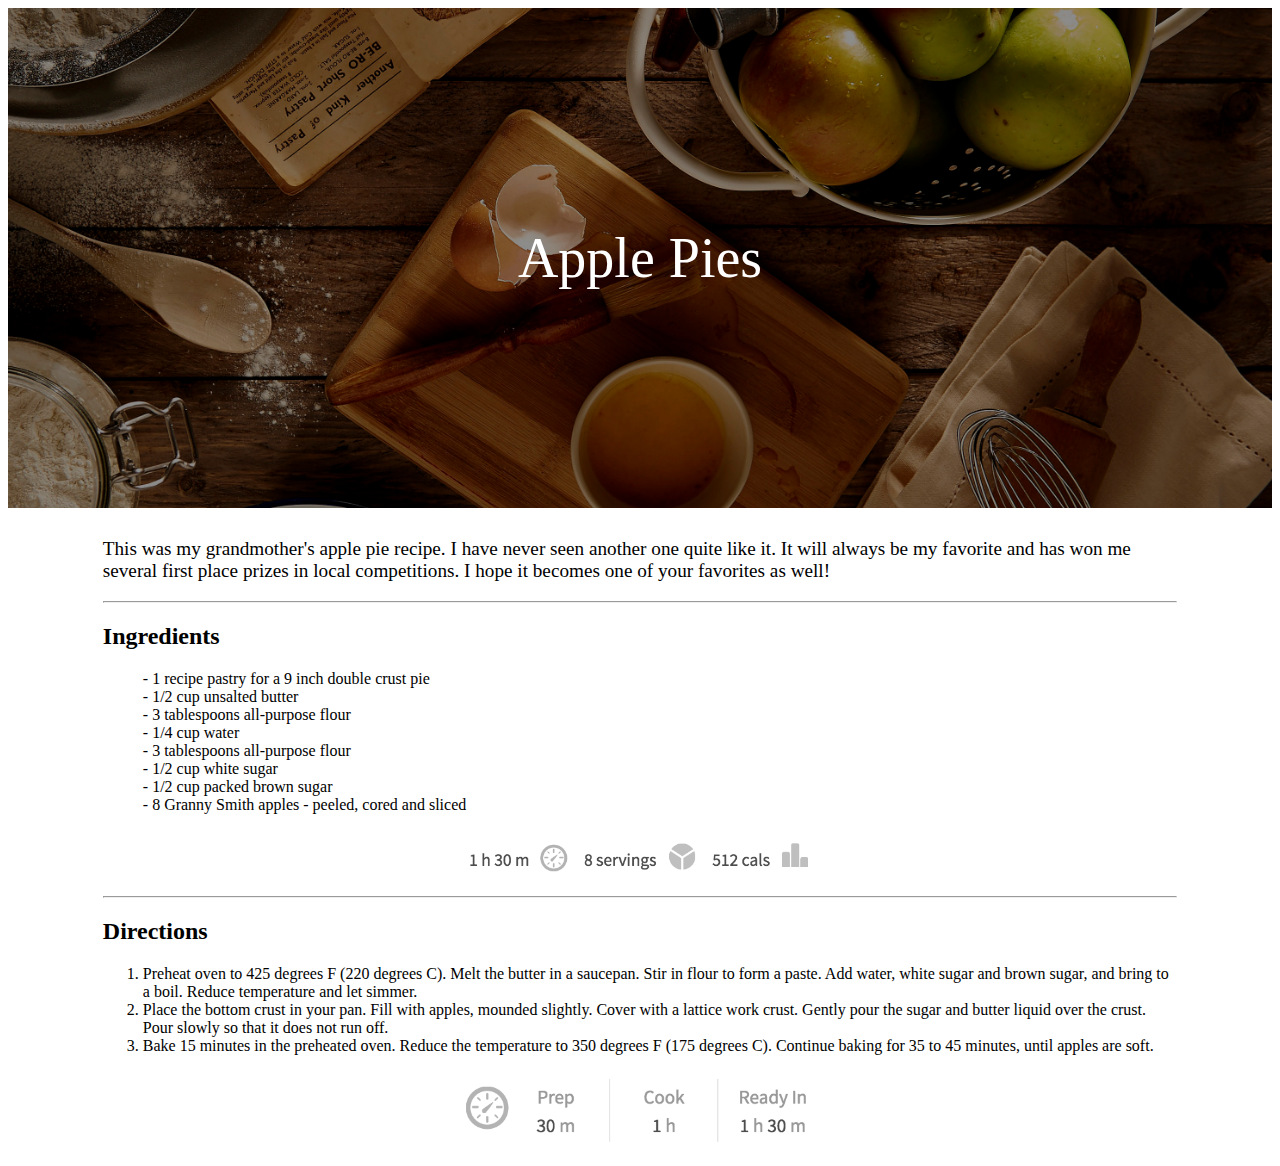
<file: apple-pie/index.html>
<!DOCTYPE html>
<html lang="en">
  <head>
    <meta charset="UTF-8" />
    <meta name="viewport" content="width=device-width, initial-scale=1.0" />
    <title>Apple Pie Recipe</title>
    <link rel="stylesheet" href="../apple-pie/style.css">
  </head>
  <body>

     <div id="apple-bg">
        <h1>  Apple Pies </h1>
     </div>

     <div id="text-burger">
       <div>
        <p>This was my grandmother's apple pie recipe. I have never seen another one quite like it. It will always
          be my favorite and has won me several first place prizes in local competitions. I hope it becomes one of your
          favorites as well!</p>
          
       </div>
       <hr>
       <div>
         <h2> Ingredients </h2>
         <ul>
          <li> - 1 recipe pastry for a 9 inch double crust pie</li>
         <li> - 1/2 cup unsalted butter </li>
         <li> - 3 tablespoons all-purpose flour</li>
         <li> - 1/4 cup water </li>
         <li>- 3 tablespoons all-purpose flour</li>
         <li>- 1/2 cup white sugar</li>
         <li>- 1/2 cup packed brown sugar</li>
         <li>- 8 Granny Smith apples - peeled, cored and sliced</li>
      </ul>
       </div>
         <div class="icon-bg" >
           <img class= "icons" src="../apple-pie/images/recipe-info.png">
        </div>
       <hr>
       <div>
         <h2>  Directions</h2>
         <ol>
           <li> Preheat oven to 425 degrees F (220 degrees
            C). Melt the butter in a saucepan. Stir in flour to form a paste. Add water, white sugar and brown sugar, and bring
            to a boil. Reduce temperature and let simmer. </li>
           <li>Place the bottom crust in your pan. Fill with apples, mounded
            slightly. Cover with a lattice work crust. Gently pour the sugar and butter liquid over the crust. Pour slowly so
            that it does not run off. </li>
           <li>Bake 15 minutes in the preheated oven. Reduce the temperature to 350 degrees F (175
            degrees C). Continue baking for 35 to 45 minutes, until apples are soft.</li>
         </ol>
       </div>
       <div class="icon-bg">
         <img class= "icons" src="../apple-pie/images/cooking-info.png">
       </div>
      </div>

  </body>
</html>
</file>
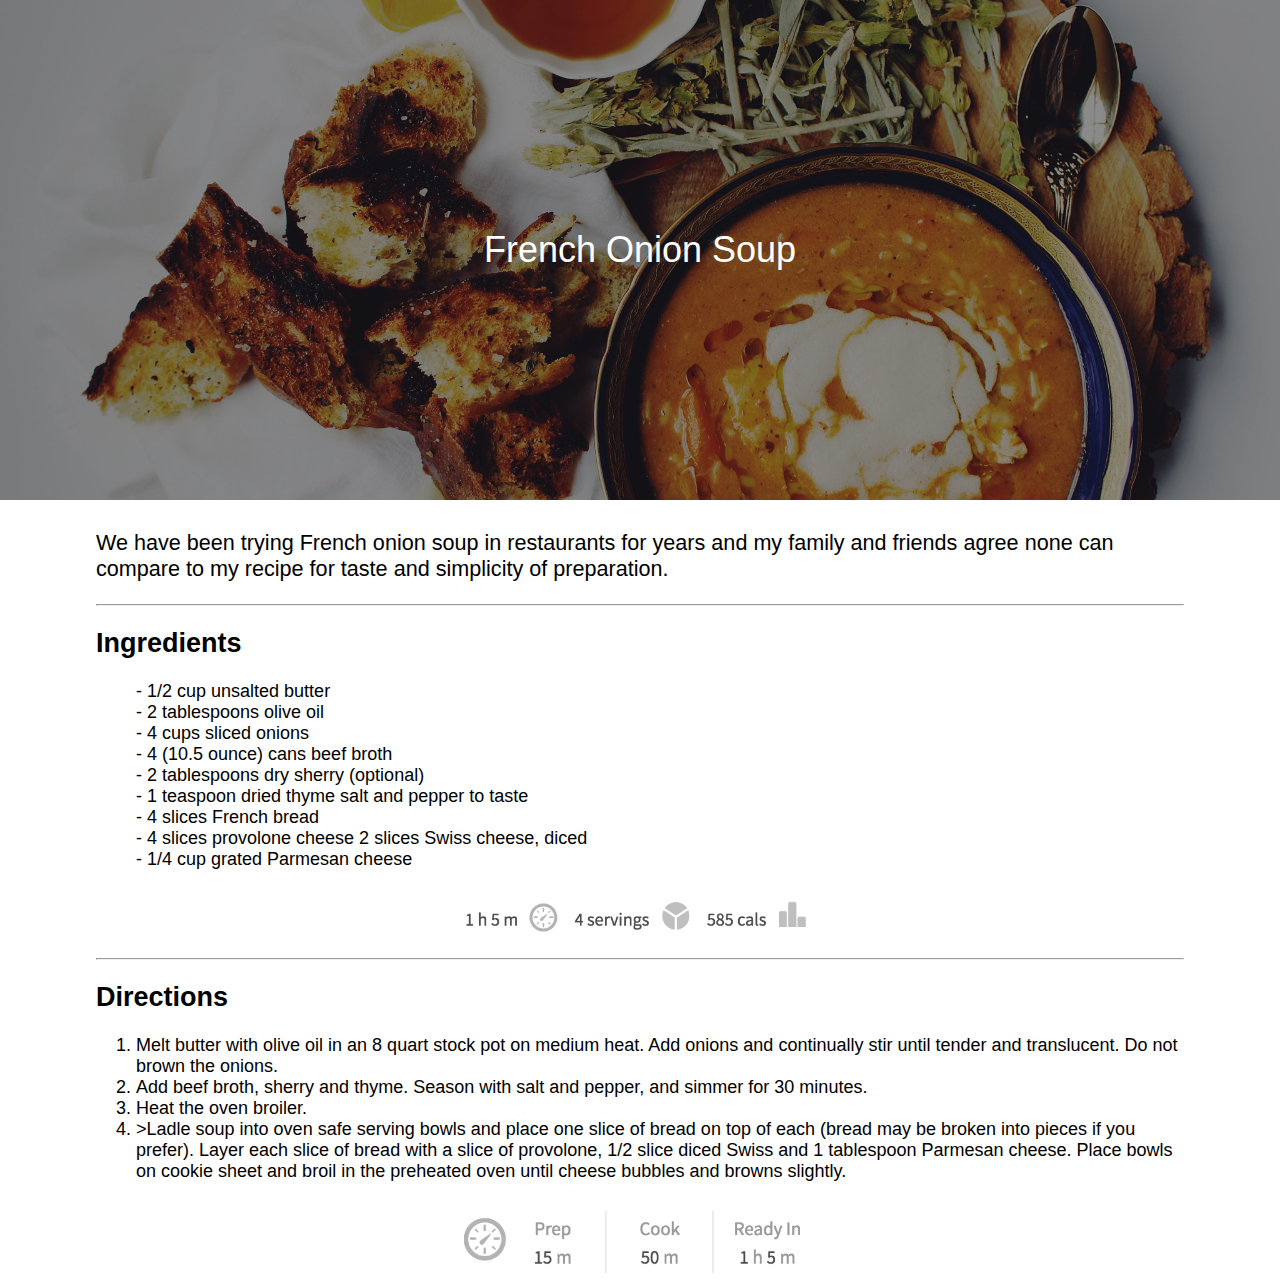
<file: french-soup/index.html>
</html><!DOCTYPE html>
<html lang="en">
  <head>
    <meta charset="UTF-8" />
    <meta name="viewport" content="width=device-width, initial-scale=1.0" />
    <title>French Onion Soup Recipe</title>
    <link rel="stylesheet" href="../french-soup/style.css">
  </head>
  <body>

     <div id="soup-bg">
        <h1> French Onion Soup </h1>
     </div>

     <div id="text-burger">
       <div>
        <p>  We have been trying French onion soup in restaurants for years and my family and friends agree
          none can compare to my recipe for taste and simplicity of preparation. </p>
          
       </div>
       <hr>
       <div>
         <h2> Ingredients </h2>
         <ul>
          <li> -  1/2 cup unsalted butter</li>
         <li> - 2 tablespoons olive oil </li>
         <li> - 4 cups sliced onions</li>
         <li> -  4 (10.5 ounce) cans beef broth </li>
         <li>- 2 tablespoons dry sherry (optional)</li>
         <li>- 1 teaspoon dried thyme salt and pepper to taste</li>
         <li>-  4 slices French bread </li>
         <li>- 4 slices provolone cheese 2 slices Swiss cheese,
          diced</li>
         <li>- 1/4 cup grated Parmesan cheese</li>
      </ul>
       </div>
         <div class="icon-bg" >
           <img class= "icons" src="../french-soup/images/recipe-info.png" alt= "recipe-info">
        </div>
       <hr>
       <div>
         <h2>  Directions</h2>
         <ol>
           <li> Melt butter with olive oil in an 8 quart stock pot on medium heat. 
            Add onions and continually stir until tender and translucent. Do not brown the onions.</li>
           <li>  Add beef broth, sherry and
            thyme. Season with salt and pepper, and simmer for 30 minutes. </li>
           <li> Heat the oven broiler.</li> 
             <li>>Ladle soup into oven safe
            serving bowls and place one slice of bread on top of each (bread may be broken into pieces if you prefer). Layer
            each slice of bread with a slice of provolone, 1/2 slice diced Swiss and 1 tablespoon Parmesan cheese. Place bowls
            on cookie sheet and broil in the preheated oven until cheese bubbles and browns slightly.</li>
         </ol>
       </div>
       <div class="icon-bg">
         <img class= "icons" src="../french-soup/images/cooking-info.png" alt= "cooking-info">
       </div>
      </div>

  </body>
</html>
</file>
<file: apple-pie/style.css>
#apple-bg {
  height: 500px;
  background-image: url("../apple-pie/images/apple-pie.jpg");
  background-size: 100%;
  background-position: center;
  background-repeat: no-repeat;
  display: flex;
}
#text-burger p {
  font-size: 1.2em;
  margin-top: 30px;
}

#apple-bg h1 {
  display: flex;
  margin: 0px auto;
  align-items: center;
  color: white;
  font-size: 3.5rem;
  font-weight: lighter;
}

#text-burger {
  width: 85%;
  margin: 0px auto;
}
ul {
  list-style-type: none;
}

.icon-bg {
  display: flex;
}

.icons {
  width: 35%;
  margin: 0px auto;
}
</file>
<file: french-soup/style.css>
/*Some necessary adjustments*/
h1,
body,
html,
main {
  margin: 0;
}
/*Import the font and set the default size*/
html {
  font-family: "Open Sans", sans-serif;
  font-size: 18px;
}

#soup-bg {
  height: 500px;
  background-image: url("../french-soup/images/soup.jpg");
  background-size: 100%;
  background-position: center;
  background-repeat: no-repeat;
  display: flex;
}
#text-burger p {
  margin-top: 30px;
  font-size: 1.2em;
}

#soup-bg h1 {
  display: flex;
  margin: 0px auto;
  align-items: center;
  color: white;
  font-weight: lighter;
}

#text-burger {
  width: 85%;
  margin: 0px auto;
}
ul {
  list-style-type: none;
}

.icon-bg {
  display: flex;
}

.icons {
  width: 35%;
  margin: 0px auto;
}
</file>
